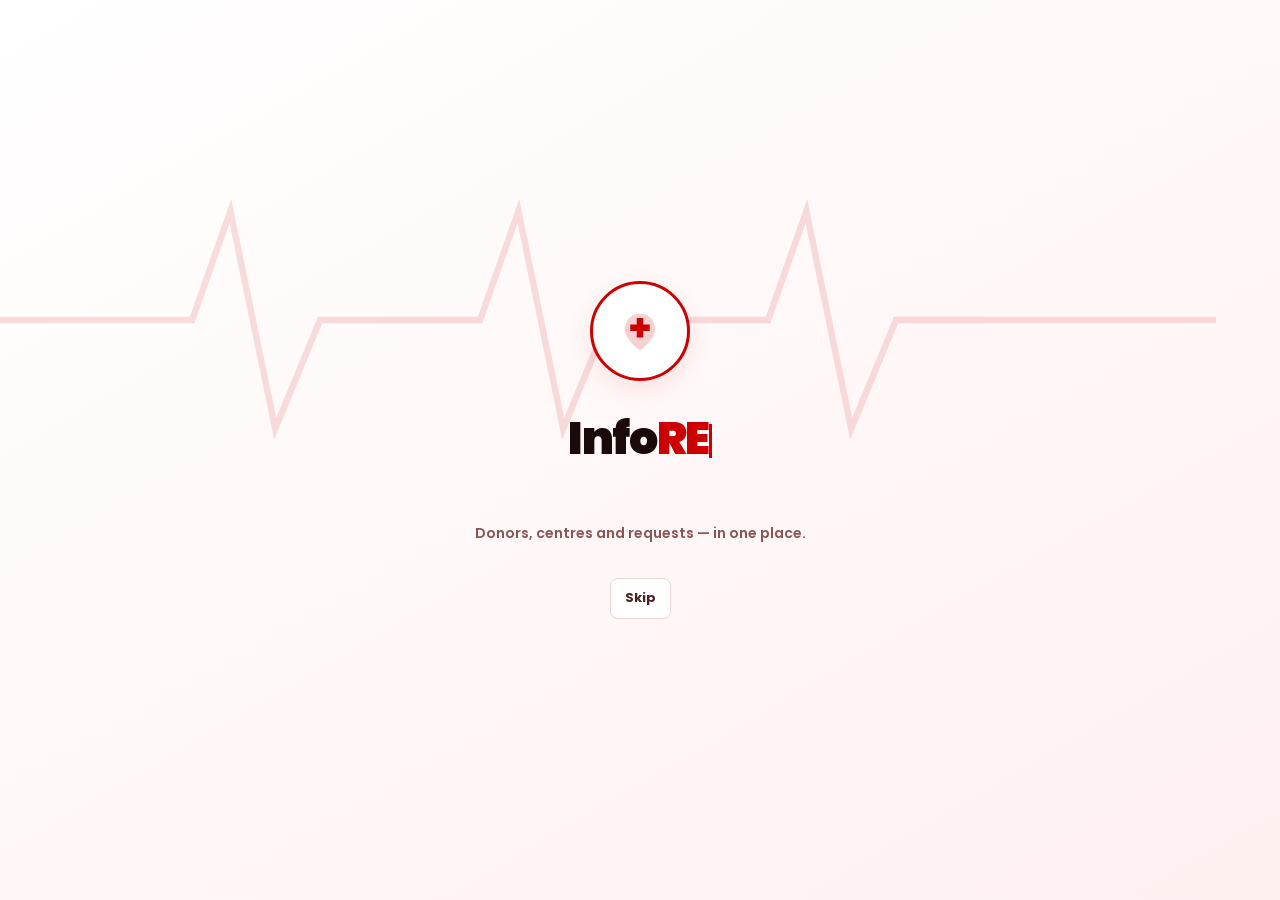
<file: index.html>
<!doctype html>
<html lang="en">
<head>
  <meta charset="utf-8">
  <meta name="viewport" content="width=device-width, initial-scale=1, viewport-fit=cover">
  <meta name="theme-color" content="#CC0000">
  <link rel="preconnect" href="https://fonts.googleapis.com">
  <link rel="preconnect" href="https://fonts.gstatic.com" crossorigin>
  <link href="https://fonts.googleapis.com/css2?family=Poppins:wght@400;600;700;800;900&display=swap" rel="stylesheet">
  <link rel="stylesheet" href="style.css">
  <title>InfoREDZ — Find blood donors and centres near you</title>
  <meta name="description" content="InfoREDZ connects willing blood donors, blood banks and people who need help. Free, direct, no middlemen.">
</head>
<body data-page="splash">

  <div class="splash">
    <svg class="splash__ecg" aria-hidden="true" preserveAspectRatio="none" viewBox="0 0 400 200">
      <path d="M0 100h60l12-34 14 68 14-34h50l12-34 14 68 14-34h50l12-34 14 68 14-34h100"
            fill="none" stroke="currentColor" stroke-width="2"/>
    </svg>
    <div class="splash__inner">
      <div class="splash__logo">
        <svg viewBox="0 0 24 24" width="52" height="52">
          <path fill="currentColor" d="M12 21s-7-4.8-7-10a7 7 0 1 1 14 0c0 5.2-7 10-7 10z" opacity=".18"/>
          <path fill="currentColor" d="M13.5 6h-3v3h-3v3h3v3h3v-3h3V9h-3V6z"/>
        </svg>
      </div>
      <div class="splash__word" id="splashWord"></div>
      <div class="splash__groups" id="splashGroups"></div>
      <p class="splash__tag">Donors, centres and requests — in one place.</p>
      <button class="btn btn--ghost btn--sm" id="splashSkip" style="margin-top:24px">Skip</button>
    </div>
  </div>

  <script src="core.js"></script>
  <script src="pages.js"></script>
</body>
</html>
</file>
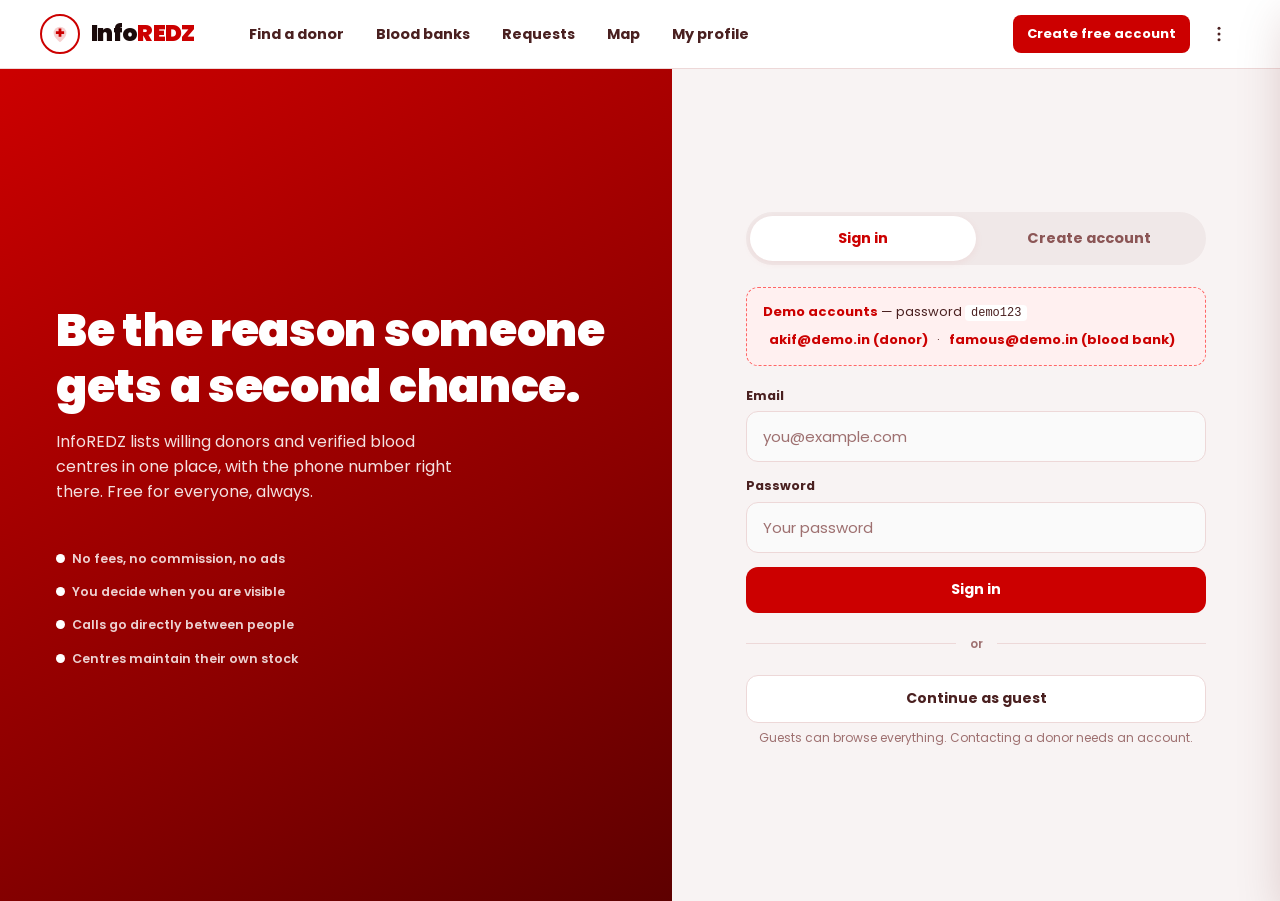
<file: admin.html>
<!doctype html>
<html lang="en">
<head>
  <meta charset="utf-8">
  <meta name="viewport" content="width=device-width, initial-scale=1, viewport-fit=cover">
  <meta name="theme-color" content="#CC0000">
  <link rel="preconnect" href="https://fonts.googleapis.com">
  <link rel="preconnect" href="https://fonts.gstatic.com" crossorigin>
  <link href="https://fonts.googleapis.com/css2?family=Poppins:wght@400;600;700;800;900&display=swap" rel="stylesheet">
  <link rel="stylesheet" href="style.css">
  <title>Dashboard · InfoREDZ</title>
</head>
<body data-page="admin">

  <header class="site-header" id="siteHeader"></header>

  <section class="hero">
    <div class="container hero__inner">
      <p class="hero__kicker">Network overview</p>
      <h1>Where the register is strong, and where it is thin.</h1>
      <p class="hero__sub">Everything registered on InfoREDZ, refreshed each time this page loads.</p>
    </div>
  </section>

  <main class="section" id="adminBody">
    <div class="container">

      <div class="kpi-grid" id="kpis"></div>

      <div class="grid grid--half">
        <section class="card card__pad">
          <div class="section-head" style="margin-bottom:16px"><div>
            <h3>Donors by blood group</h3>
            <p style="font-size:13.5px;color:var(--text-muted);margin:5px 0 0">Where recruitment matters most.</p>
          </div></div>
          <div id="groupChart"></div>
        </section>

        <section class="card card__pad">
          <div class="section-head" style="margin-bottom:16px"><div>
            <h3>Units on shelf by group</h3>
            <p style="font-size:13.5px;color:var(--text-muted);margin:5px 0 0">Totalled across every centre.</p>
          </div></div>
          <div id="stockChart"></div>
          <div id="stockNote" style="margin-top:12px"></div>
        </section>

        <section class="card card__pad">
          <div class="section-head" style="margin-bottom:16px"><div>
            <h3>Donor availability</h3>
            <p style="font-size:13.5px;color:var(--text-muted);margin:5px 0 0">How many are reachable at this moment.</p>
          </div></div>
          <div id="availChart"></div>
        </section>

        <section class="card card__pad">
          <div class="section-head" style="margin-bottom:16px"><div>
            <h3>Top cities</h3>
            <p style="font-size:13.5px;color:var(--text-muted);margin:5px 0 0">Where donors are concentrated.</p>
          </div></div>
          <div id="cityChart"></div>
        </section>
      </div>

      <section class="card" style="margin-top:22px">
        <div class="card__pad" style="padding-bottom:0">
          <h3 style="margin-bottom:14px">Records</h3>
          <div class="chips" style="padding-top:0">
            <button class="chip is-on" data-tab-table="donors">Donors</button>
            <button class="chip" data-tab-table="banks">Blood banks</button>
            <button class="chip" data-tab-table="requests">Requests</button>
          </div>
          <div class="search" style="margin:14px 0 18px">
            <span class="search__icon">
              <svg viewBox="0 0 24 24" width="20" height="20"><path fill="currentColor" d="M10 2a8 8 0 1 0 4.9 14.3l5 5 1.4-1.4-5-5A8 8 0 0 0 10 2zm0 2a6 6 0 1 1 0 12 6 6 0 0 1 0-12z"/></svg>
            </span>
            <label class="sr-only" for="adminTableSearch">Search records</label>
            <input id="adminTableSearch" class="input" type="search" placeholder="Search by name, city or group…">
          </div>
        </div>
        <div class="tbl-wrap" id="adminTable"></div>
      </section>

    </div>
  </main>

  <footer class="site-footer" id="siteFooter"></footer>

  <script src="core.js"></script>
  <script src="pages.js"></script>
</body>
</html>
</file>
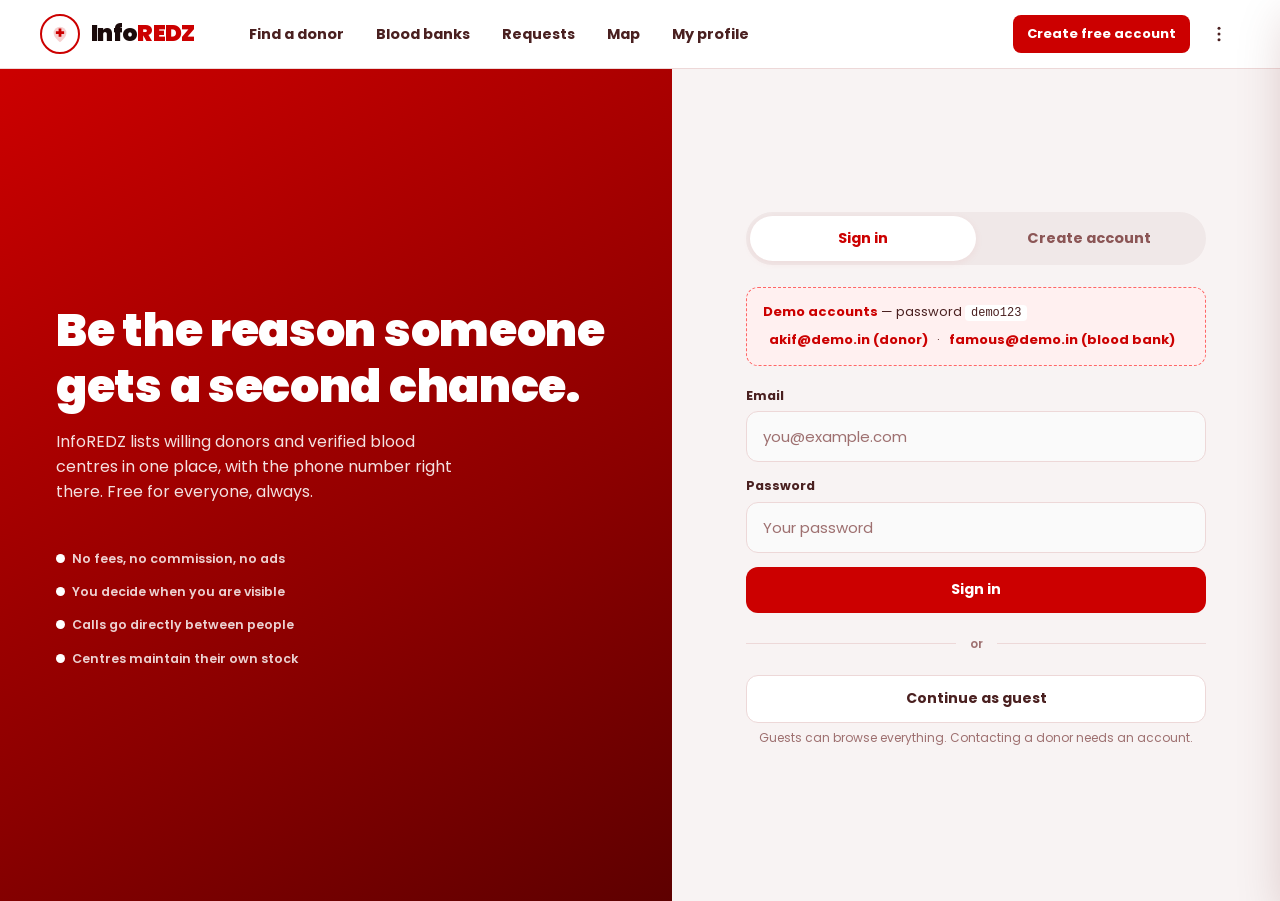
<file: auth.html>
<!doctype html>
<html lang="en">
<head>
  <meta charset="utf-8">
  <meta name="viewport" content="width=device-width, initial-scale=1, viewport-fit=cover">
  <meta name="theme-color" content="#CC0000">
  <link rel="preconnect" href="https://fonts.googleapis.com">
  <link rel="preconnect" href="https://fonts.gstatic.com" crossorigin>
  <link href="https://fonts.googleapis.com/css2?family=Poppins:wght@400;600;700;800;900&display=swap" rel="stylesheet">
  <link rel="stylesheet" href="style.css">
  <title>Sign in · InfoREDZ</title>
</head>
<body data-page="auth">

  <header class="site-header" id="siteHeader"></header>

  <main class="auth-grid">

    <aside class="auth-aside">
      <h1>Be the reason someone gets a second chance.</h1>
      <p>InfoREDZ lists willing donors and verified blood centres in one place, with the phone number right there. Free for everyone, always.</p>
      <div class="legend">
        <span><i style="background:#fff"></i>No fees, no commission, no ads</span>
        <span><i style="background:#fff"></i>You decide when you are visible</span>
        <span><i style="background:#fff"></i>Calls go directly between people</span>
        <span><i style="background:#fff"></i>Centres maintain their own stock</span>
      </div>
    </aside>

    <div class="auth-pane">
      <div class="auth-pane__inner">

        <div class="tabs" role="tablist">
          <button class="tabs__btn is-on" data-tab="login" role="tab">Sign in</button>
          <button class="tabs__btn" data-tab="register" role="tab">Create account</button>
        </div>

        <!-- ===== LOGIN ===== -->
        <section id="loginPane">
          <div class="demo-creds">
            <b>Demo accounts</b> — password <code>demo123</code><br>
            <button type="button" data-fill="akif@demo.in" class="link-btn" style="margin-top:6px">akif@demo.in (donor)</button> ·
            <button type="button" data-fill="famous@demo.in" class="link-btn">famous@demo.in (blood bank)</button>
          </div>

          <form id="loginForm" novalidate>
            <div class="field">
              <label for="loginEmail">Email</label>
              <input id="loginEmail" class="input" type="email" autocomplete="email" placeholder="you@example.com">
            </div>
            <div class="field">
              <label for="loginPassword">Password</label>
              <input id="loginPassword" class="input" type="password" autocomplete="current-password" placeholder="Your password">
            </div>
            <button class="btn btn--primary btn--block" type="submit">Sign in</button>
          </form>

          <div class="divider-or">or</div>
          <button class="btn btn--ghost btn--block" id="guestBtn">Continue as guest</button>
          <p class="hint" style="text-align:center">Guests can browse everything. Contacting a donor needs an account.</p>
        </section>

        <!-- ===== REGISTER ===== -->
        <section id="registerPane" hidden>
          <form id="registerForm" novalidate>
            <div class="role-picker">
              <button type="button" class="role-opt is-on" data-role="donor">
                <svg viewBox="0 0 24 24" width="26" height="26"><path fill="currentColor" d="M12 3s5.5 6 5.5 10a5.5 5.5 0 1 1-11 0C6.5 9 12 3 12 3z"/></svg>
                <div>I want to donate</div>
              </button>
              <button type="button" class="role-opt" data-role="blood_bank">
                <svg viewBox="0 0 24 24" width="26" height="26"><path fill="currentColor" d="M4 21V8l8-5 8 5v13h-6v-5h-4v5H4zm7-11h2v2h2v2h-2v2h-2v-2H9v-2h2v-2z"/></svg>
                <div>We are a centre</div>
              </button>
            </div>

            <div class="field">
              <label for="regName" id="regNameLabel">Full name</label>
              <input id="regName" class="input" autocomplete="name" placeholder="As it should appear on your card">
            </div>
            <div class="field">
              <label for="regEmail">Email</label>
              <input id="regEmail" class="input" type="email" autocomplete="email" placeholder="you@example.com">
            </div>
            <div class="field">
              <label for="regPassword">Password</label>
              <input id="regPassword" class="input" type="password" autocomplete="new-password" placeholder="At least 6 characters">
            </div>

            <div class="field" id="cityWrap" style="position:relative">
              <label for="regCity">City</label>
              <input id="regCity" class="input" placeholder="Start typing — Guntur, Vijayawada…" autocomplete="off">
              <p class="hint">Pick a suggestion or use your location so your pin lands in the right place.</p>
            </div>
            <button type="button" class="btn btn--ghost btn--block" id="gpsBtn" style="margin-bottom:16px">Use my location</button>

            <div id="donorFields">
              <div class="field-row">
                <div class="field">
                  <label for="regGroup">Blood group</label>
                  <select id="regGroup" class="input">
                    <option value="">Select</option>
                    <option>O+</option><option>O-</option><option>A+</option><option>A-</option>
                    <option>B+</option><option>B-</option><option>AB+</option><option>AB-</option>
                  </select>
                </div>
                <div class="field">
                  <label for="regGender">Gender</label>
                  <select id="regGender" class="input"><option>Male</option><option>Female</option><option>Other</option></select>
                </div>
              </div>
              <div class="field-row">
                <div class="field"><label for="regAge">Age</label><input id="regAge" class="input" type="number" min="18" max="65" placeholder="18-65"></div>
                <div class="field"><label for="regWeight">Weight (kg)</label><input id="regWeight" class="input" type="number" min="45" placeholder="50+"></div>
              </div>
              <div class="field">
                <label for="regLast">Last donated</label>
                <select id="regLast" class="input">
                  <option>Never</option><option>Less than 3 months ago</option>
                  <option>3-6 months ago</option><option>More than 6 months ago</option>
                </select>
              </div>
              <div class="field">
                <label for="regPhone">Phone number</label>
                <input id="regPhone" class="input" inputmode="numeric" autocomplete="tel" placeholder="10-digit mobile">
                <p class="hint">This is the number people will call. It is only shown to signed-in users.</p>
              </div>
            </div>

            <div id="bankFields" hidden>
              <div class="field"><label for="regBankName">Centre name</label><input id="regBankName" class="input" placeholder="Registered name of the blood bank"></div>
              <div class="field"><label for="regBankAddress">Address</label><textarea id="regBankAddress" class="input" placeholder="Street, landmark"></textarea></div>
              <div class="field-row">
                <div class="field"><label for="regBankPhone">Phone</label><input id="regBankPhone" class="input" inputmode="numeric" placeholder="Landline or mobile"></div>
                <div class="field"><label for="regTiming">Timing</label><input id="regTiming" class="input" placeholder="9 AM - 9 PM"></div>
              </div>
            </div>

            <label class="check"><input type="checkbox" id="regTerms">
              <span>I agree to the terms of use and privacy policy, and confirm the details above are correct.</span></label>

            <button class="btn btn--primary btn--block" type="submit">Create account</button>
          </form>
        </section>

      </div>
    </div>
  </main>

  <script src="core.js"></script>
  <script src="pages.js"></script>
</body>
</html>
</file>
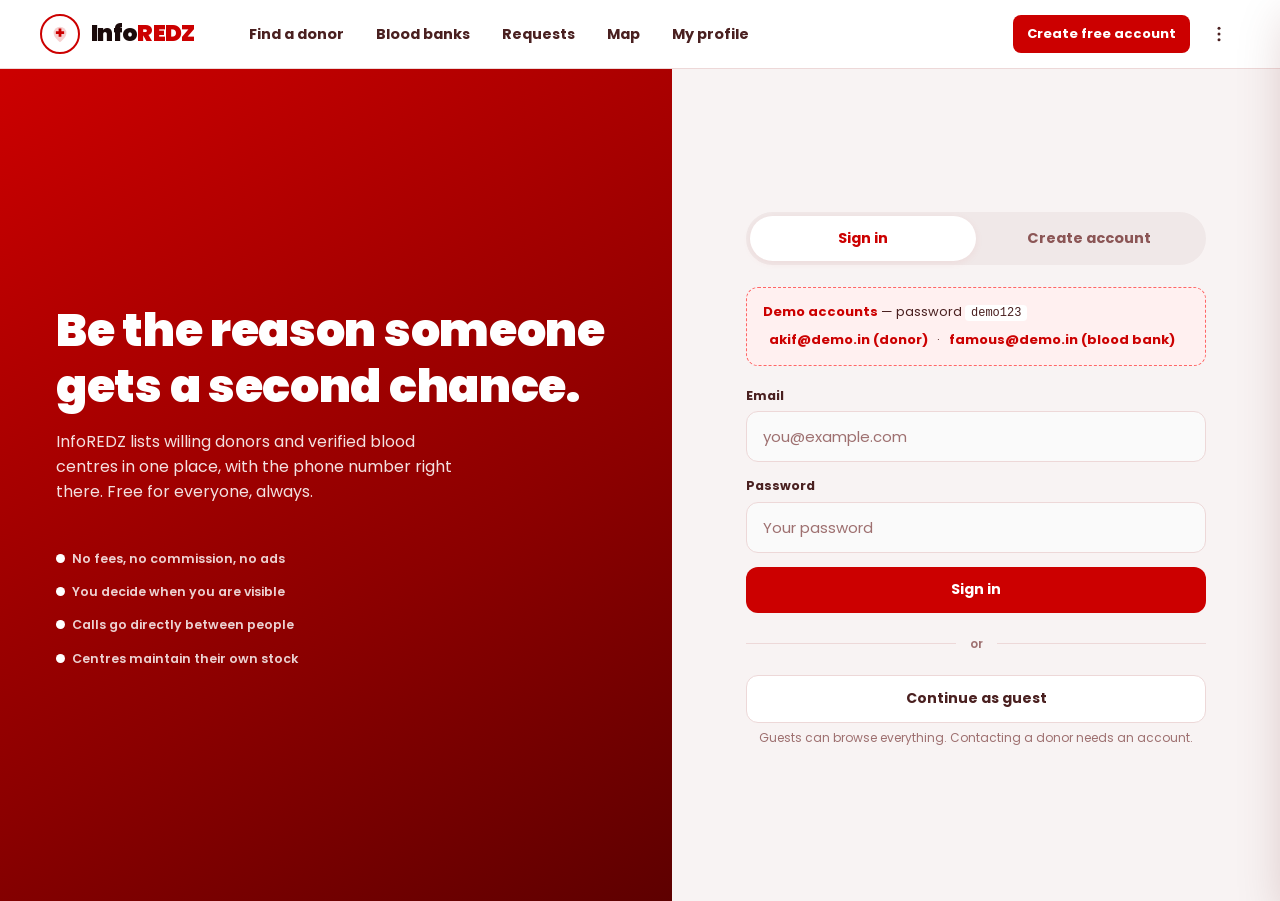
<file: banks.html>
<!doctype html>
<html lang="en">
<head>
  <meta charset="utf-8">
  <meta name="viewport" content="width=device-width, initial-scale=1, viewport-fit=cover">
  <meta name="theme-color" content="#CC0000">
  <link rel="preconnect" href="https://fonts.googleapis.com">
  <link rel="preconnect" href="https://fonts.gstatic.com" crossorigin>
  <link href="https://fonts.googleapis.com/css2?family=Poppins:wght@400;600;700;800;900&display=swap" rel="stylesheet">
  <link rel="stylesheet" href="style.css">
  <title>Blood banks · InfoREDZ</title>
</head>
<body data-page="banks">

  <header class="site-header" id="siteHeader"></header>

  <section class="hero">
    <div class="container hero__inner">
      <p class="hero__kicker">Verified centres</p>
      <h1>Check the shelf before you travel.</h1>
      <p class="hero__sub">Every centre maintains its own stock counts. Filter by the group you need, call to confirm, then navigate straight there.</p>
    </div>
  </section>

  <div class="toolbar">
    <div class="container toolbar__inner">
      <div class="toolbar__row">
        <div class="search">
          <span class="search__icon">
            <svg viewBox="0 0 24 24" width="20" height="20"><path fill="currentColor" d="M10 2a8 8 0 1 0 4.9 14.3l5 5 1.4-1.4-5-5A8 8 0 0 0 10 2zm0 2a6 6 0 1 1 0 12 6 6 0 0 1 0-12z"/></svg>
          </span>
          <label class="sr-only" for="bankSearch">Search blood banks</label>
          <input id="bankSearch" class="input" type="search" placeholder="Search blood banks by name or city…">
        </div>
        <button class="icon-btn" id="refreshBtn" aria-label="Refresh stock counts">
          <svg viewBox="0 0 24 24" width="20" height="20"><path fill="currentColor" d="M17.7 6.3A8 8 0 1 0 20 12h-2a6 6 0 1 1-1.8-4.2L13 11h7V4l-2.3 2.3z"/></svg>
        </button>
      </div>
      <div class="chips" id="bankGroupChips"></div>
    </div>
  </div>

  <main class="section">
    <div class="container">
      <div class="result-line">
        <span class="result-line__n" id="bankCount">—</span>
        <div class="legend">
          <span><i style="background:var(--success)"></i>Good — 15+</span>
          <span><i style="background:var(--warning)"></i>Low — 5 to 14</span>
          <span><i style="background:var(--text-muted)"></i>Critical — under 5</span>
        </div>
      </div>
      <div class="grid" id="bankList"></div>
    </div>
  </main>

  <section class="band band--white section">
    <div class="container">
      <div class="grid grid--half">
        <article class="card feature">
          <div class="feature__mark">
            <svg viewBox="0 0 24 24" width="24" height="24"><path fill="currentColor" d="m9 3-6 2v16l6-2 6 2 6-2V3l-6 2-6-2zm0 2.2 6 2v11.6l-6-2V5.2z"/></svg>
          </div>
          <h3>See every centre on the map</h3>
          <p>Blue pins are blood centres, red pins are donors. Centre the map on your location to find what is genuinely close.</p>
          <a class="btn btn--outline" href="map.html">Open the map</a>
        </article>

        <article class="card feature">
          <div class="feature__mark">
            <svg viewBox="0 0 24 24" width="24" height="24"><path fill="currentColor" d="M12 2 1 21h22L12 2zm1 14h-2v2h2v-2zm0-7h-2v5h2V9z"/></svg>
          </div>
          <h3>Nothing in stock nearby?</h3>
          <p>Post a request instead. Registered donors in the area see it immediately, with your number attached so they can call you directly.</p>
          <a class="btn btn--primary" href="emergency.html">Post a request</a>
        </article>
      </div>
    </div>
  </section>

  <footer class="site-footer" id="siteFooter"></footer>

  <script src="core.js"></script>
  <script src="pages.js"></script>
</body>
</html>
</file>
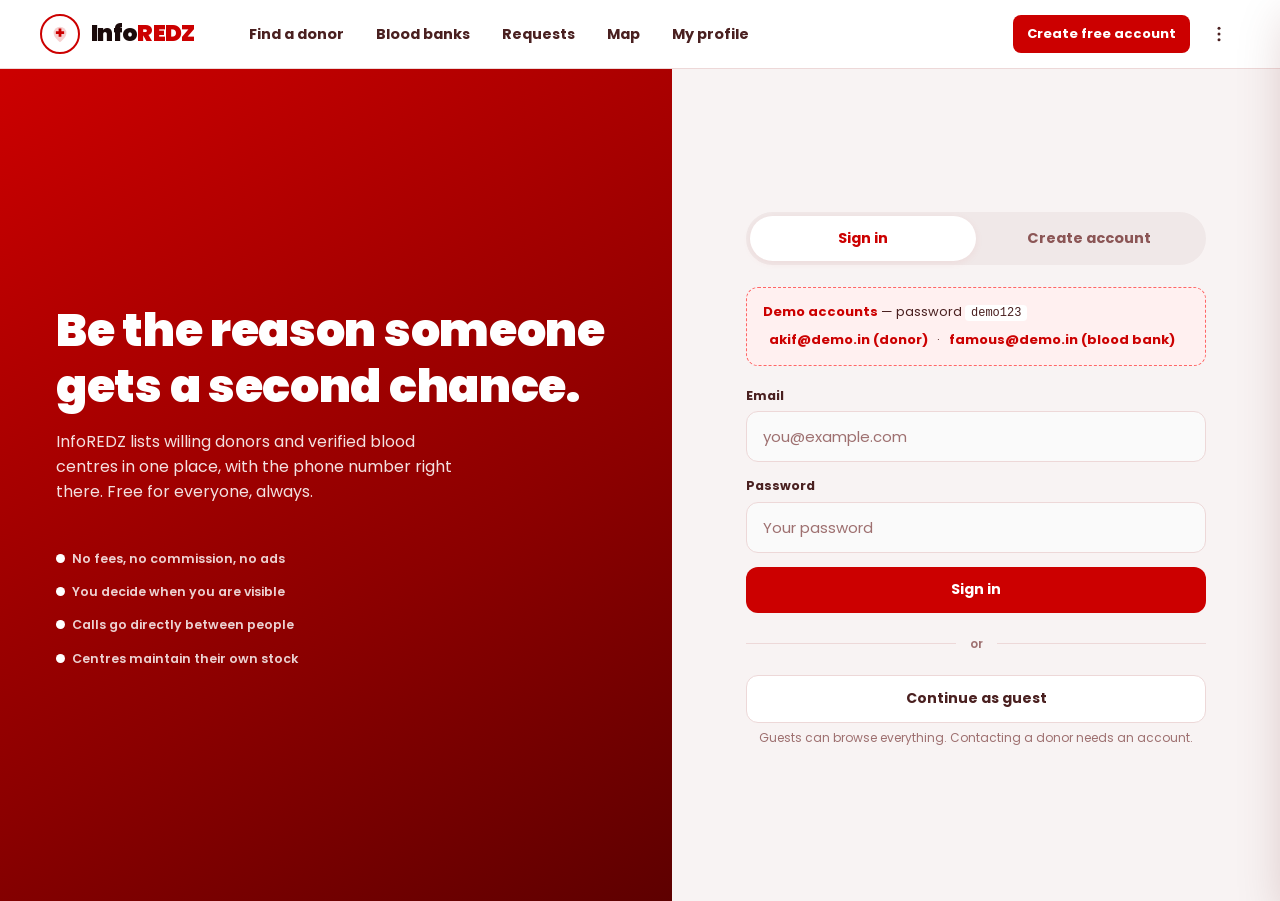
<file: donors.html>
<!doctype html>
<html lang="en">
<head>
  <meta charset="utf-8">
  <meta name="viewport" content="width=device-width, initial-scale=1, viewport-fit=cover">
  <meta name="theme-color" content="#CC0000">
  <link rel="preconnect" href="https://fonts.googleapis.com">
  <link rel="preconnect" href="https://fonts.gstatic.com" crossorigin>
  <link href="https://fonts.googleapis.com/css2?family=Poppins:wght@400;600;700;800;900&display=swap" rel="stylesheet">
  <link rel="stylesheet" href="style.css">
  <title>Find a donor · InfoREDZ</title>
</head>
<body data-page="donors">

  <header class="site-header" id="siteHeader"></header>

  <div class="ticker" aria-hidden="true">
    <div class="ticker__track">
      <span>Need blood urgently? Post a request and reach every nearby donor at once.</span>
      <span>100% free — no fees, no commission, no ads.</span>
      <span>One donation can support up to three people.</span>
      <span>Donors: switch your availability off anytime from your profile.</span>
    </div>
  </div>

  <section class="hero">
    <div class="container hero__inner">
      <p class="hero__kicker" id="heroKicker">Welcome</p>
      <h1>Someone near you is waiting for a match.</h1>
      <p class="hero__sub">Search registered donors by blood group and city, or open the map to see who is closest. Every number here belongs to a person who chose to be listed.</p>
      <div class="hero__actions">
        <a class="btn-hero" href="map.html">View the map</a>
        <a class="btn-hero btn-hero--ghost" href="emergency.html">Open requests</a>
      </div>
      <div class="hero__stats">
        <div class="hero__stat"><div class="hero__num" id="statTotal">—</div><div class="hero__lbl">Registered donors</div></div>
        <div class="hero__stat"><div class="hero__num" id="statAvail">—</div><div class="hero__lbl">Available now</div></div>
        <div class="hero__stat"><div class="hero__num" id="statBanks">—</div><div class="hero__lbl">Blood centres</div></div>
        <div class="hero__stat"><div class="hero__num" id="statCities">—</div><div class="hero__lbl">Cities covered</div></div>
      </div>
    </div>
  </section>

  <div class="toolbar">
    <div class="container toolbar__inner">
      <div class="toolbar__row">
        <div class="search">
          <span class="search__icon">
            <svg viewBox="0 0 24 24" width="20" height="20"><path fill="currentColor" d="M10 2a8 8 0 1 0 4.9 14.3l5 5 1.4-1.4-5-5A8 8 0 0 0 10 2zm0 2a6 6 0 1 1 0 12 6 6 0 0 1 0-12z"/></svg>
          </span>
          <label class="sr-only" for="donorSearch">Search donors</label>
          <input id="donorSearch" class="input" type="search" placeholder="Search by name, city or blood type…">
          <button class="search__clear" id="searchClear" hidden aria-label="Clear search">
            <svg viewBox="0 0 24 24" width="17" height="17"><path fill="currentColor" d="M19 6.4 17.6 5 12 10.6 6.4 5 5 6.4 10.6 12 5 17.6 6.4 19 12 13.4 17.6 19 19 17.6 13.4 12z"/></svg>
          </button>
        </div>
      </div>
      <div class="chips" id="groupChips"></div>
    </div>
  </div>

  <main class="section">
    <div class="container">
      <div class="result-line">
        <span class="result-line__n" id="listCount">—</span>
        <span class="tag">Tap any card for the full profile</span>
      </div>
      <div class="grid" id="list"></div>
    </div>
  </main>

  <section class="band band--white section">
    <div class="container">
      <div class="section-head">
        <div>
          <div class="section-head__eyebrow">Before you donate</div>
          <h2>Two things worth doing first</h2>
          <p>A quick self-check saves a wasted trip, and the request board shows who needs help today.</p>
        </div>
      </div>
      <div class="grid grid--half">
        <article class="card feature">
          <div class="feature__mark">
            <svg viewBox="0 0 24 24" width="24" height="24"><path fill="currentColor" d="M12 2a10 10 0 1 0 0 20 10 10 0 0 0 0-20zm-1 15-5-5 1.4-1.4L11 14.2l6.6-6.6L19 9l-8 8z"/></svg>
          </div>
          <h3>Not sure if you can donate?</h3>
          <p>Run a 30-second self-check against age, weight, the gap since your last donation and the usual deferral rules. The final call is always made by staff at the centre.</p>
          <button class="btn btn--outline" data-eligibility>Check my eligibility</button>
        </article>

        <article class="card feature">
          <div class="feature__mark">
            <svg viewBox="0 0 24 24" width="24" height="24"><path fill="currentColor" d="M12 2 1 21h22L12 2zm1 14h-2v2h2v-2zm0-7h-2v5h2V9z"/></svg>
          </div>
          <h3>Someone needs blood right now</h3>
          <p>See open requests near you, filtered to the groups your blood can actually supply — or post one yourself for a patient you know.</p>
          <a class="btn btn--primary" href="emergency.html">Open the request board</a>
        </article>
      </div>
    </div>
  </section>

  <footer class="site-footer" id="siteFooter"></footer>

  <script src="core.js"></script>
  <script src="pages.js"></script>
</body>
</html>
</file>
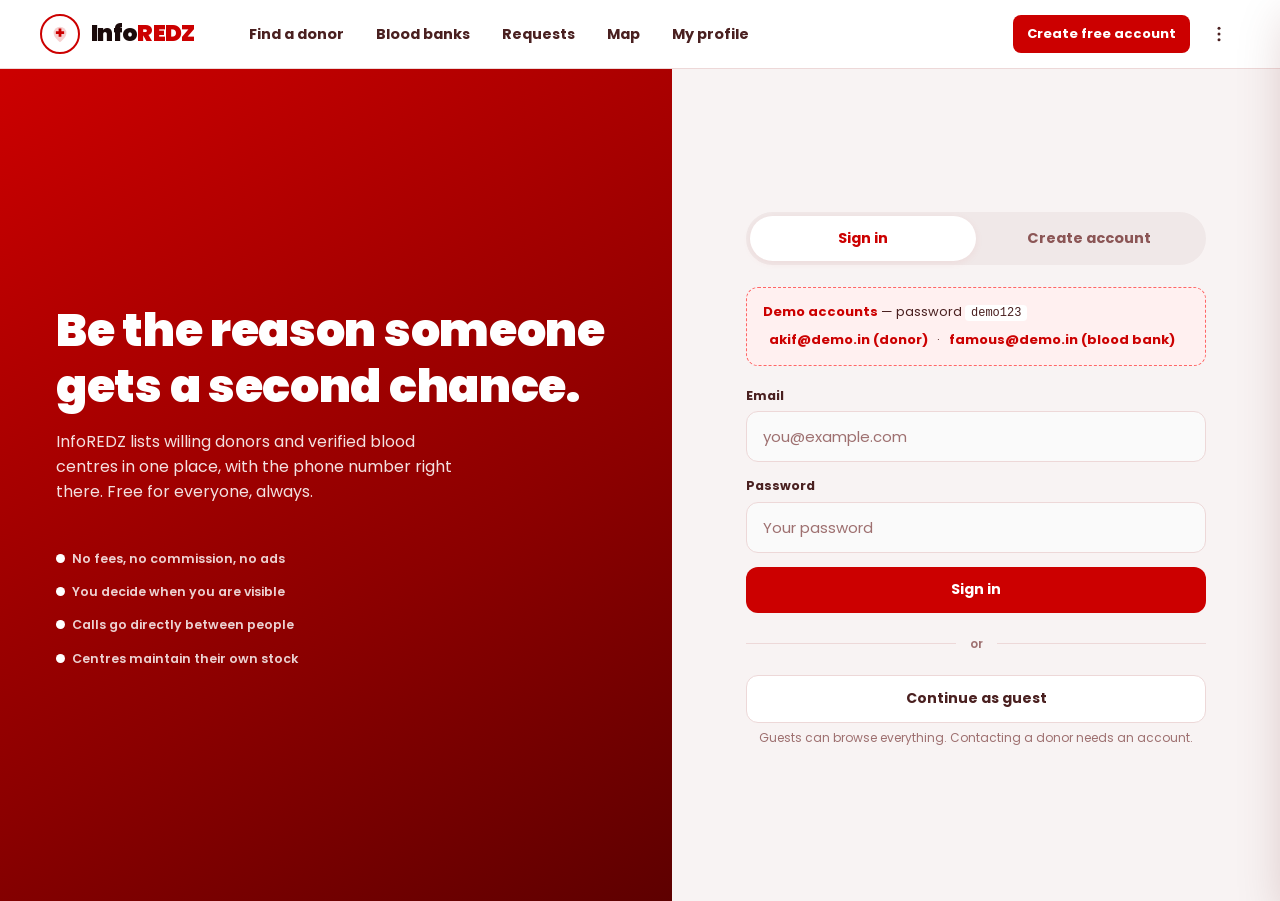
<file: emergency.html>
<!doctype html>
<html lang="en">
<head>
  <meta charset="utf-8">
  <meta name="viewport" content="width=device-width, initial-scale=1, viewport-fit=cover">
  <meta name="theme-color" content="#CC0000">
  <link rel="preconnect" href="https://fonts.googleapis.com">
  <link rel="preconnect" href="https://fonts.gstatic.com" crossorigin>
  <link href="https://fonts.googleapis.com/css2?family=Poppins:wght@400;600;700;800;900&display=swap" rel="stylesheet">
  <link rel="stylesheet" href="style.css">
  <title>Requests · InfoREDZ</title>
</head>
<body data-page="emergency">

  <header class="site-header" id="siteHeader"></header>

  <section class="hero">
    <div class="container hero__inner">
      <p class="hero__kicker">Request board</p>
      <h1>Real people looking for a match today.</h1>
      <p class="hero__sub">Post the details once and every donor in the area sees it, with your number attached. Nothing routes through us — people call each other.</p>
      <div class="hero__actions">
        <button class="btn-hero" data-new-request>Post a request</button>
      </div>
    </div>
  </section>

  <div class="toolbar">
    <div class="container toolbar__inner">
      <div class="chips" id="reqChips" style="padding-top:4px"></div>
    </div>
  </div>

  <main class="section">
    <div class="container">
      <div class="result-line">
        <span class="result-line__n" id="reqCount">—</span>
        <span class="tag">Tap a card for full details</span>
      </div>
      <div class="grid" id="reqList"></div>
    </div>
  </main>

  <section class="band band--white section">
    <div class="container">
      <div class="section-head">
        <div>
          <div class="section-head__eyebrow">Before you call</div>
          <h2>Three things worth checking</h2>
        </div>
      </div>
      <div class="grid">
        <article class="card feature">
          <div class="feature__mark">
            <svg viewBox="0 0 24 24" width="24" height="24"><path fill="currentColor" d="M12 2a10 10 0 1 0 0 20 10 10 0 0 0 0-20zm-1 15-5-5 1.4-1.4L11 14.2l6.6-6.6L19 9l-8 8z"/></svg>
          </div>
          <h3>Your own eligibility</h3>
          <p>Three months between whole-blood donations, at least 50 kg, and no fever or infection in the last two weeks.</p>
          <button class="btn btn--outline" onclick="UI.eligibilityChecker()">Run the check</button>
        </article>
        <article class="card feature">
          <div class="feature__mark">
            <svg viewBox="0 0 24 24" width="24" height="24"><path fill="currentColor" d="M12 3s5.5 6 5.5 10a5.5 5.5 0 1 1-11 0C6.5 9 12 3 12 3z"/></svg>
          </div>
          <h3>Group compatibility</h3>
          <p>An exact match is not always required. Open any request and it lists every group that can donate to that patient.</p>
          <a class="btn btn--outline" href="donors.html">Browse donors</a>
        </article>
        <article class="card feature">
          <div class="feature__mark">
            <svg viewBox="0 0 24 24" width="24" height="24"><path fill="currentColor" d="M4 21V8l8-5 8 5v13h-6v-5h-4v5H4zm7-11h2v2h2v2h-2v2h-2v-2H9v-2h2v-2z"/></svg>
          </div>
          <h3>The hospital details</h3>
          <p>Confirm the exact group and the hospital before you travel, and carry a photo ID. Eat properly and drink water first.</p>
          <a class="btn btn--outline" href="banks.html">Check centre stock</a>
        </article>
      </div>
    </div>
  </section>

  <footer class="site-footer" id="siteFooter"></footer>

  <script src="core.js"></script>
  <script src="pages.js"></script>
</body>
</html>
</file>
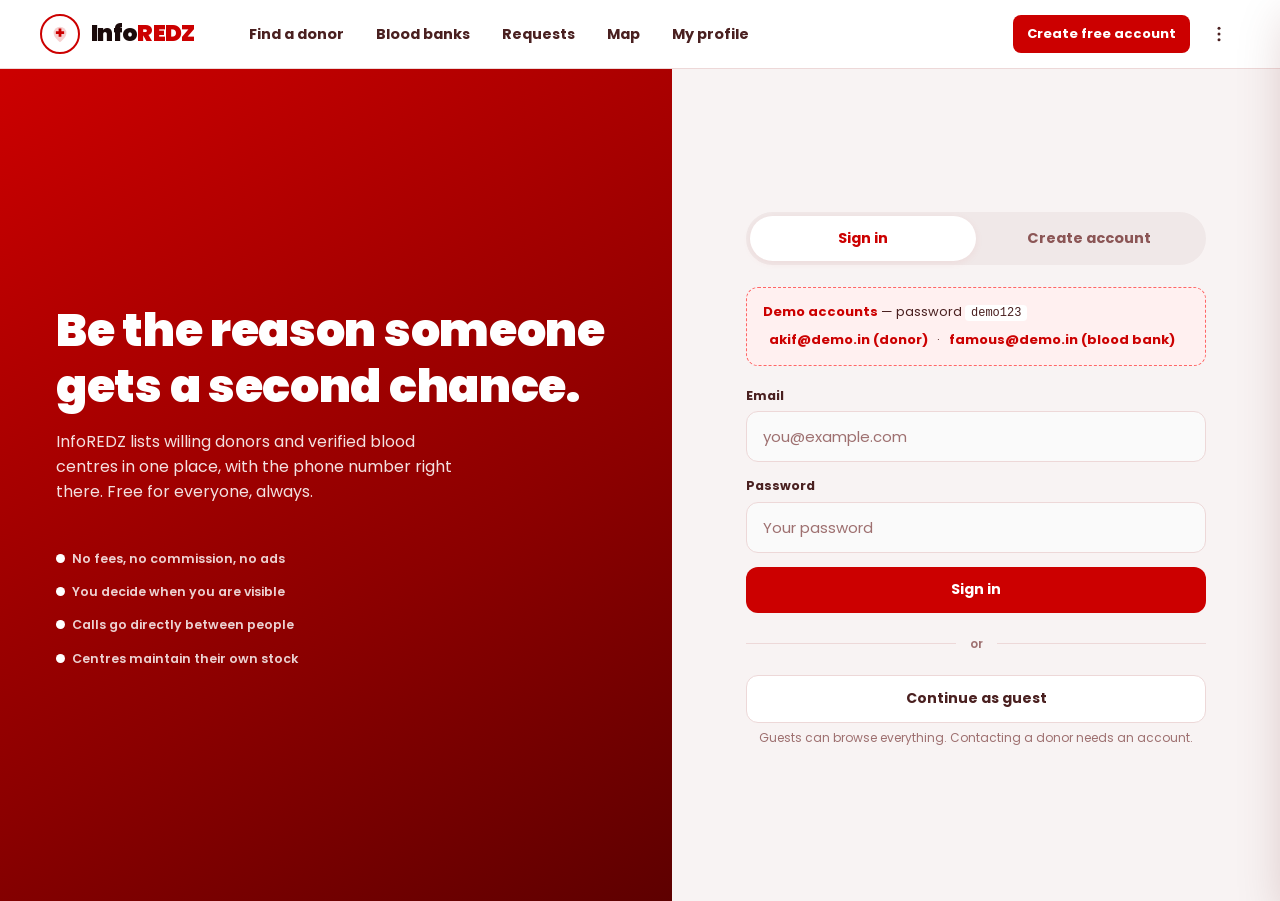
<file: profile.html>
<!doctype html>
<html lang="en">
<head>
  <meta charset="utf-8">
  <meta name="viewport" content="width=device-width, initial-scale=1, viewport-fit=cover">
  <meta name="theme-color" content="#CC0000">
  <link rel="preconnect" href="https://fonts.googleapis.com">
  <link rel="preconnect" href="https://fonts.gstatic.com" crossorigin>
  <link href="https://fonts.googleapis.com/css2?family=Poppins:wght@400;600;700;800;900&display=swap" rel="stylesheet">
  <link rel="stylesheet" href="style.css">
  <title>Profile · InfoREDZ</title>
</head>
<body data-page="profile">

  <header class="site-header" id="siteHeader"></header>

  <section class="pro-hero" id="proHero"></section>

  <main class="section">
    <div class="container" id="proBody"></div>
  </main>

  <footer class="site-footer" id="siteFooter"></footer>

  <script src="core.js"></script>
  <script src="pages.js"></script>
</body>
</html>
</file>
<file: style.css>
/* ============================================================
   InfoREDZ — style.css
   A website, not an app shell. Full-bleed sections, a real
   header with a drawer on small screens, and a proper footer.
   Palette and type carry over from the Flutter app.
   ============================================================ */

/* ---------- 1. TOKENS ---------- */
:root {
  --rose:        #CC0000;
  --rose-dark:   #8B0000;
  --rose-deep:   #5E0000;
  --rose-light:  #FF6666;
  --rose-pale:   #FFF0F0;
  --rose-soft:   #FFE4E4;

  --white:       #FFFFFF;
  --off-white:   #FAFAFA;
  --bg-page:     #F8F3F3;
  --bg-card2:    #F0E8E8;

  --ink-dark:    #1A0A0A;
  --ink-mid:     #4A2020;
  --ink-light:   #8B5555;
  --text-body:   #2D1515;
  --text-muted:  #9E7070;

  --divider:     #EDD8D8;
  --shadow-sm:   0 2px 8px rgba(204, 0, 0, .06);
  --shadow-md:   0 8px 24px rgba(204, 0, 0, .10);
  --shadow-lg:   0 18px 48px rgba(90, 0, 0, .20);

  --success:     #1E8A4A;
  --success-bg:  #EAF7EF;
  --warning:     #D97706;
  --warning-bg:  #FFF7ED;
  --danger:      #DC2626;
  --danger-bg:   #FEF2F2;
  --blue:        #1D4ED8;

  --r-sm: 8px; --r-md: 12px; --r-lg: 16px; --r-xl: 22px; --r-pill: 999px;

  --gutter: 20px;
  --maxw: 1400px;
  --hdr-h: 68px;
  --ease: cubic-bezier(.22, .61, .36, 1);
}

/* ---------- 2. RESET ---------- */
*, *::before, *::after { box-sizing: border-box; }
html { -webkit-text-size-adjust: 100%; scroll-behavior: smooth; }
body {
  margin: 0;
  font-family: Poppins, 'Segoe UI', system-ui, -apple-system, sans-serif;
  color: var(--text-body);
  background: var(--bg-page);
  line-height: 1.55;
  -webkit-font-smoothing: antialiased;
  overflow-x: hidden;
}
img { max-width: 100%; display: block; }
button, input, select, textarea { font: inherit; color: inherit; }
button { cursor: pointer; border: 0; background: none; }
a { color: inherit; text-decoration: none; }
ul, ol { margin: 0; padding: 0; }
h1, h2, h3, h4 { margin: 0; color: var(--ink-dark); line-height: 1.22; letter-spacing: -.3px; }
h1 { font-size: clamp(28px, 4vw, 46px); font-weight: 900; }
h2 { font-size: clamp(21px, 2.4vw, 30px); font-weight: 900; }
h3 { font-size: 17px; font-weight: 800; }
p  { margin: 0 0 10px; }
.no-scroll { overflow: hidden; }
:focus-visible { outline: 3px solid var(--rose-light); outline-offset: 2px; border-radius: 6px; }
.sr-only { position: absolute; width: 1px; height: 1px; padding: 0; margin: -1px; overflow: hidden; clip: rect(0 0 0 0); white-space: nowrap; border: 0; }

/* ---------- 3. LAYOUT PRIMITIVES ---------- */
.container {
  width: 100%;
  max-width: var(--maxw);
  margin: 0 auto;
  padding: 0 var(--gutter);
}
.section { padding: 40px 0; }
.section--tight { padding: 26px 0; }
.band { width: 100%; }
.band--pale { background: var(--rose-pale); }
.band--white { background: var(--white); border-block: 1px solid var(--divider); }

.section-head { margin-bottom: 22px; display: flex; align-items: flex-end; justify-content: space-between; gap: 16px; flex-wrap: wrap; }
.section-head__eyebrow { font-size: 11.5px; font-weight: 800; letter-spacing: 1.4px; text-transform: uppercase; color: var(--rose); margin-bottom: 7px; display: flex; align-items: center; gap: 7px; }
.section-head p { font-size: 14.5px; color: var(--text-muted); margin: 7px 0 0; max-width: 62ch; }

/* ---------- 4. HEADER ---------- */
.site-header {
  position: sticky; top: 0; z-index: 60;
  background: rgba(255, 255, 255, .95);
  backdrop-filter: blur(12px);
  border-bottom: 1px solid var(--divider);
}
.site-header__inner { height: var(--hdr-h); display: flex; align-items: center; gap: 14px; }
.brand { display: flex; align-items: center; gap: 11px; flex: none; }
.brand__logo {
  width: 40px; height: 40px; border-radius: 50%;
  display: grid; place-items: center;
  border: 2.5px solid var(--rose); color: var(--rose); background: var(--white);
}
.brand__word { font-size: 23px; font-weight: 900; color: var(--ink-dark); letter-spacing: -.7px; }
.brand__word em { font-style: normal; color: var(--rose); }

.mainnav { display: none; margin-left: 26px; }
.mainnav a {
  padding: 9px 15px; border-radius: var(--r-pill);
  font-size: 14.5px; font-weight: 700; color: var(--ink-mid);
  transition: background .18s var(--ease), color .18s var(--ease);
}
.mainnav a:hover { background: var(--rose-pale); color: var(--rose); }
.mainnav a.is-active { background: var(--rose); color: #fff; }

.header-actions { margin-left: auto; display: flex; align-items: center; gap: 8px; }
.icon-btn { width: 42px; height: 42px; border-radius: 50%; display: grid; place-items: center; color: var(--ink-mid); transition: background .18s var(--ease); }
.icon-btn:hover { background: var(--rose-pale); color: var(--rose); }
.header-cta { display: none; }

.burger { width: 44px; height: 44px; display: grid; place-items: center; }
.burger span { display: block; width: 21px; height: 2.5px; background: var(--ink-dark); border-radius: 2px; position: relative; transition: background .18s; }
.burger span::before, .burger span::after { content: ''; position: absolute; left: 0; width: 21px; height: 2.5px; background: var(--ink-dark); border-radius: 2px; transition: transform .24s var(--ease), top .18s var(--ease); }
.burger span::before { top: -7px; }
.burger span::after { top: 7px; }
.drawer-open .burger span { background: transparent; }
.drawer-open .burger span::before { top: 0; transform: rotate(45deg); }
.drawer-open .burger span::after { top: 0; transform: rotate(-45deg); }

/* ---------- 5. DRAWER ---------- */
.drawer-scrim { position: fixed; inset: 0; z-index: 70; background: rgba(26, 10, 10, .5); opacity: 0; pointer-events: none; transition: opacity .26s var(--ease); }
.drawer-open .drawer-scrim { opacity: 1; pointer-events: auto; }
.drawer {
  position: fixed; z-index: 75; top: 0; right: 0; bottom: 0;
  width: min(84vw, 340px);
  background: var(--white);
  transform: translateX(102%);
  transition: transform .3s var(--ease);
  display: flex; flex-direction: column;
  box-shadow: var(--shadow-lg);
  overflow-y: auto;
}
.drawer-open .drawer { transform: none; }
.drawer__head { padding: 20px 22px 16px; border-bottom: 1px solid var(--divider); }
.drawer__who { font-size: 12.5px; color: var(--text-muted); font-weight: 600; }
.drawer__name { font-size: 17px; font-weight: 800; color: var(--ink-dark); }
.drawer__nav { padding: 12px 14px; }
.drawer__nav a { display: flex; align-items: center; gap: 13px; padding: 14px; border-radius: var(--r-md); font-size: 15.5px; font-weight: 700; color: var(--ink-mid); }
.drawer__nav a svg { color: var(--ink-light); flex: none; }
.drawer__nav a.is-active { background: var(--rose-pale); color: var(--rose); }
.drawer__nav a.is-active svg { color: var(--rose); }
.drawer__sep { height: 1px; background: var(--divider); margin: 10px 14px; }
.drawer__foot { margin-top: auto; padding: 18px 22px 26px; }
.drawer__foot .btn { width: 100%; }
.drawer__mini { display: flex; flex-wrap: wrap; gap: 6px 16px; font-size: 12px; color: var(--text-muted); margin-top: 16px; }

/* ---------- 6. TICKER ---------- */
.ticker { background: var(--rose-deep); color: #fff; overflow: hidden; font-size: 12.5px; font-weight: 600; padding: 9px 0; }
.ticker__track { display: inline-flex; gap: 40px; white-space: nowrap; padding-left: 100%; animation: tick 30s linear infinite; }
@keyframes tick { to { transform: translateX(-100%); } }

/* ---------- 7. HERO ---------- */
.hero {
  background:
    radial-gradient(900px 420px at 88% -10%, rgba(255,102,102,.34), transparent 60%),
    linear-gradient(135deg, var(--rose) 0%, var(--rose-dark) 62%, var(--rose-deep) 100%);
  color: #fff; position: relative; overflow: hidden;
}
.hero::after {
  content: ''; position: absolute; inset: 0; opacity: .09; pointer-events: none;
  background-image: url("data:image/svg+xml,%3Csvg xmlns='http://www.w3.org/2000/svg' viewBox='0 0 600 120'%3E%3Cpath d='M0 60h90l16-40 18 80 18-40h74l16-40 18 80 18-40h74l16-40 18 80 18-40h206' fill='none' stroke='%23fff' stroke-width='3'/%3E%3C/svg%3E");
  background-size: 600px 120px;
}
.hero__inner { position: relative; z-index: 1; padding: 46px 0 40px; }
.hero__kicker { font-size: 12.5px; font-weight: 700; letter-spacing: 1.3px; text-transform: uppercase; opacity: .82; margin-bottom: 10px; }
.hero h1 { color: #fff; max-width: 20ch; }
.hero__sub { font-size: 16px; opacity: .9; max-width: 56ch; margin: 14px 0 0; }
.hero__actions { display: flex; flex-wrap: wrap; gap: 12px; margin-top: 26px; }
.hero__stats { display: flex; flex-wrap: wrap; gap: 26px 46px; margin-top: 34px; padding-top: 24px; border-top: 1px solid rgba(255,255,255,.26); }
.hero__stat { min-width: 92px; }
.hero__num { font-size: 34px; font-weight: 900; line-height: 1.05; }
.hero__lbl { font-size: 12px; font-weight: 600; opacity: .8; letter-spacing: .3px; }

.btn-hero { background: #fff; color: var(--rose); padding: 13px 24px; border-radius: var(--r-pill); font-size: 14.5px; font-weight: 800; display: inline-flex; align-items: center; gap: 9px; transition: transform .16s var(--ease), box-shadow .2s var(--ease), background .18s; }
.btn-hero:hover { transform: translateY(-2px); box-shadow: 0 10px 26px rgba(0,0,0,.24); }
.btn-hero--ghost { background: rgba(255,255,255,.14); color: #fff; border: 1.5px solid rgba(255,255,255,.42); }
.btn-hero--ghost:hover { background: rgba(255,255,255,.24); }

/* ---------- 8. TOOLBAR ---------- */
.toolbar { background: var(--white); border-bottom: 1px solid var(--divider); position: sticky; top: var(--hdr-h); z-index: 40; }
.toolbar__inner { padding: 16px 0 12px; }
.toolbar__row { display: flex; gap: 12px; align-items: center; flex-wrap: wrap; }

.search { position: relative; flex: 1 1 300px; min-width: 0; }
.search__icon { position: absolute; left: 15px; top: 50%; transform: translateY(-50%); color: var(--text-muted); pointer-events: none; }
.search .input { padding-left: 44px; border-radius: var(--r-pill); background: var(--off-white); }
.search__clear { position: absolute; right: 9px; top: 50%; transform: translateY(-50%); width: 30px; height: 30px; border-radius: 50%; display: grid; place-items: center; color: var(--text-muted); }
.search__clear:hover { background: var(--rose-pale); color: var(--rose); }

.chips { display: flex; gap: 8px; overflow-x: auto; padding: 12px 0 2px; scrollbar-width: none; -webkit-overflow-scrolling: touch; }
.chips::-webkit-scrollbar { display: none; }
.chip { flex: none; padding: 8px 15px; border-radius: var(--r-pill); background: var(--white); border: 1.5px solid var(--divider); font-size: 13.5px; font-weight: 700; color: var(--ink-mid); transition: all .16s var(--ease); white-space: nowrap; }
.chip:hover { border-color: var(--rose-light); color: var(--rose); }
.chip.is-on { background: var(--rose); border-color: var(--rose); color: #fff; }
.chip--toggle.is-on { background: var(--success); border-color: var(--success); }

.result-line { display: flex; align-items: center; justify-content: space-between; gap: 14px; flex-wrap: wrap; margin-bottom: 18px; }
.result-line__n { font-size: 14px; font-weight: 700; color: var(--ink-mid); }

/* ---------- 9. FORMS ---------- */
.field { margin-bottom: 14px; }
.field > label { display: block; font-size: 12.5px; font-weight: 700; color: var(--ink-mid); margin-bottom: 6px; }
.input { width: 100%; padding: 13px 16px; background: var(--off-white); border: 1.5px solid var(--divider); border-radius: var(--r-md); font-size: 15px; color: var(--text-body); transition: border-color .18s var(--ease), background .18s var(--ease); }
.input::placeholder { color: var(--text-muted); }
.input:focus { outline: none; border-color: var(--rose); background: var(--white); }
select.input { appearance: none; background-image: linear-gradient(45deg, transparent 50%, var(--ink-light) 50%), linear-gradient(135deg, var(--ink-light) 50%, transparent 50%); background-position: right 19px center, right 14px center; background-size: 5px 5px, 5px 5px; background-repeat: no-repeat; padding-right: 36px; }
textarea.input { resize: vertical; min-height: 88px; }
.field-row { display: grid; grid-template-columns: 1fr 1fr; gap: 12px; }
.hint { font-size: 12px; color: var(--text-muted); margin-top: 6px; }

.check { display: flex; gap: 11px; align-items: flex-start; font-size: 13.5px; color: var(--ink-mid); margin-bottom: 12px; cursor: pointer; }
.check input { width: 18px; height: 18px; accent-color: var(--rose); flex: none; margin-top: 2px; }

.switch { position: relative; width: 50px; height: 29px; flex: none; }
.switch input { position: absolute; opacity: 0; width: 100%; height: 100%; margin: 0; cursor: pointer; z-index: 2; }
.switch__track { position: absolute; inset: 0; background: var(--bg-card2); border-radius: var(--r-pill); transition: background .22s var(--ease); }
.switch__thumb { position: absolute; top: 3px; left: 3px; width: 23px; height: 23px; border-radius: 50%; background: #fff; box-shadow: 0 2px 6px rgba(0,0,0,.22); transition: transform .22s var(--ease); }
.switch input:checked ~ .switch__track { background: var(--success); }
.switch input:checked ~ .switch__thumb { transform: translateX(21px); }

/* ---------- 10. BUTTONS ---------- */
.btn { display: inline-flex; align-items: center; justify-content: center; gap: 8px; padding: 12px 20px; border-radius: var(--r-md); font-size: 14px; font-weight: 700; transition: transform .12s var(--ease), box-shadow .2s var(--ease), background .18s var(--ease), color .18s var(--ease), border-color .18s var(--ease); }
.btn:active { transform: scale(.98); }
.btn:disabled { opacity: .55; pointer-events: none; }
.btn--primary { background: var(--rose); color: #fff; }
.btn--primary:hover { background: var(--rose-dark); box-shadow: var(--shadow-md); }
.btn--danger { background: var(--danger); color: #fff; }
.btn--ghost { background: var(--white); color: var(--ink-mid); border: 1.5px solid var(--divider); }
.btn--ghost:hover { border-color: var(--rose); color: var(--rose); }
.btn--outline { background: transparent; color: var(--rose); border: 1.5px solid var(--rose); }
.btn--outline:hover { background: var(--rose-pale); }
.btn--green { background: var(--white); color: var(--success); border: 1.5px solid var(--success); }
.btn--green:hover { background: var(--success-bg); }
.btn--block { width: 100%; }
.btn--sm { padding: 9px 14px; font-size: 13px; border-radius: var(--r-sm); }

/* ---------- 11. GRID + CARD BASE ---------- */
.grid { display: grid; gap: 18px; grid-template-columns: repeat(auto-fill, minmax(min(100%, 340px), 1fr)); }
.grid--wide { grid-template-columns: repeat(auto-fill, minmax(min(100%, 420px), 1fr)); }
.grid--half { grid-template-columns: repeat(auto-fill, minmax(min(100%, 480px), 1fr)); }
.span-all { grid-column: 1 / -1; }

.card { background: var(--white); border: 1px solid var(--divider); border-radius: var(--r-lg); box-shadow: var(--shadow-sm); overflow: hidden; }
.card__pad { padding: 22px; }
.card--tap { cursor: pointer; transition: transform .18s var(--ease), box-shadow .22s var(--ease), border-color .18s var(--ease); }
.card--tap:hover { transform: translateY(-3px); box-shadow: var(--shadow-md); border-color: var(--rose-soft); }
.card--tap:active { transform: translateY(-1px); }
.card--tap:focus-visible { outline: 3px solid var(--rose-light); outline-offset: 3px; }

/* ---------- 12. DONOR CARD ---------- */
.dcard { padding: 20px; display: flex; flex-direction: column; height: 100%; }
.dcard__head { display: flex; gap: 14px; align-items: flex-start; }
.dcard__avatar { width: 56px; height: 56px; flex: none; border-radius: 50%; background: var(--rose-pale); border: 2px solid var(--rose-soft); display: grid; place-items: center; font-weight: 900; font-size: 18px; color: var(--rose); position: relative; }
.dcard__dot { position: absolute; right: 0; bottom: 0; width: 14px; height: 14px; border-radius: 50%; border: 3px solid #fff; background: var(--text-muted); }
.dcard__dot--on { background: var(--success); }
.dcard__id { flex: 1; min-width: 0; }
.dcard__name { font-size: 18px; font-weight: 800; color: var(--ink-dark); margin: 0 0 4px; }
.dcard__meta { display: flex; flex-wrap: wrap; gap: 4px 14px; font-size: 13px; color: var(--ink-light); font-weight: 600; }
.dcard__meta span { display: inline-flex; align-items: center; gap: 5px; }
.dcard__tags { display: flex; flex-wrap: wrap; gap: 7px; margin-top: 16px; }
.dcard__actions { display: flex; gap: 10px; margin-top: 18px; padding-top: 16px; border-top: 1px solid var(--divider); }
.dcard__actions .btn { flex: 1; }

.bbadge { display: inline-grid; place-items: center; min-width: 48px; height: 34px; padding: 0 10px; background: linear-gradient(135deg, var(--rose), var(--rose-dark)); color: #fff; font-size: 15px; font-weight: 900; border-radius: var(--r-sm); flex: none; }
.bbadge--lg { min-width: 62px; height: 46px; font-size: 19px; border-radius: var(--r-md); }
.bbadge--sm { min-width: 38px; height: 27px; font-size: 12px; }

.tag { display: inline-flex; align-items: center; gap: 6px; padding: 5px 11px; border-radius: var(--r-pill); font-size: 11.5px; font-weight: 700; background: var(--bg-card2); color: var(--ink-light); }
.tag--ok   { background: var(--success-bg); color: var(--success); }
.tag--warn { background: var(--warning-bg); color: var(--warning); }
.tag--bad  { background: var(--danger-bg);  color: var(--danger); }
.tag--info { background: var(--rose-pale);  color: var(--rose); }
.tag__dot { width: 7px; height: 7px; border-radius: 50%; background: currentColor; }

/* ---------- 13. BANK CARD ---------- */
.bcard { display: flex; flex-direction: column; height: 100%; }
.bcard__head { display: flex; gap: 14px; padding: 20px; background: var(--rose-pale); align-items: flex-start; }
.bcard__icon { width: 50px; height: 50px; flex: none; border-radius: var(--r-md); background: var(--rose-soft); color: var(--rose); display: grid; place-items: center; }
.bcard__id { flex: 1; min-width: 0; }
.bcard__name { font-size: 17px; font-weight: 800; color: var(--ink-dark); margin: 0 0 4px; }
.bcard__sub { font-size: 13px; color: var(--ink-light); font-weight: 600; display: flex; flex-wrap: wrap; gap: 3px 14px; }
.bcard__sub span { display: inline-flex; align-items: center; gap: 5px; }
.bcard__right { flex: none; text-align: right; }
.bcard__rating { font-size: 13px; font-weight: 800; color: var(--warning); margin-top: 8px; display: inline-flex; align-items: center; gap: 4px; }
.bcard__body { padding: 18px 20px 20px; display: flex; flex-direction: column; flex: 1; }
.bcard__total { font-size: 12px; color: var(--text-muted); margin: 12px 0 0; }
.bcard__foot { display: flex; gap: 10px; margin-top: auto; padding-top: 16px; }
.bcard__foot .btn { flex: 1; }

.stock-grid { display: grid; grid-template-columns: repeat(4, 1fr); gap: 8px; }
.stock-chip { border: 1.5px solid var(--divider); border-radius: var(--r-md); padding: 10px 4px; text-align: center; background: var(--off-white); }
.stock-chip__g { display: block; font-size: 11.5px; font-weight: 700; color: var(--ink-light); }
.stock-chip__n { display: block; font-size: 19px; font-weight: 900; color: var(--text-muted); line-height: 1.25; }
.stock-chip--good { background: var(--success-bg); border-color: #C9E9D6; }
.stock-chip--good .stock-chip__n { color: var(--success); }
.stock-chip--low { background: var(--warning-bg); border-color: #F5DEBB; }
.stock-chip--low .stock-chip__n { color: var(--warning); }

.legend { display: flex; flex-wrap: wrap; gap: 8px 22px; font-size: 12.5px; font-weight: 600; color: var(--ink-light); }
.legend span { display: inline-flex; align-items: center; gap: 7px; }
.legend i { width: 9px; height: 9px; border-radius: 50%; display: inline-block; }

/* ---------- 14. REQUEST CARD ---------- */
.rcard { padding: 20px; display: flex; flex-direction: column; height: 100%; border-left: 5px solid var(--divider); }
.rcard--critical { border-left-color: var(--danger); }
.rcard--urgent   { border-left-color: var(--warning); }
.rcard--normal   { border-left-color: var(--success); }
.rcard--done     { border-left-color: var(--text-muted); opacity: .66; }
.rcard__head { display: flex; gap: 14px; align-items: flex-start; }
.rcard__t { font-size: 17px; font-weight: 800; color: var(--ink-dark); }
.rcard__u { font-size: 13px; color: var(--ink-light); font-weight: 600; margin-top: 2px; }
.rcard__note { font-size: 13.5px; color: var(--ink-mid); background: var(--off-white); border-radius: var(--r-sm); padding: 11px 13px; margin-top: 14px; }
.rcard__match { font-size: 13px; font-weight: 700; color: var(--rose); margin-top: 14px; display: inline-flex; align-items: center; gap: 7px; background: var(--rose-pale); padding: 8px 12px; border-radius: var(--r-sm); }
.rcard__foot { display: flex; gap: 10px; margin-top: auto; padding-top: 18px; }
.rcard__foot .btn { flex: 1; }

/* ---------- 15. FEATURE CARD ---------- */
.feature { padding: 26px; display: flex; flex-direction: column; height: 100%; }
.feature__mark { width: 48px; height: 48px; border-radius: var(--r-md); background: var(--rose-pale); color: var(--rose); display: grid; place-items: center; margin-bottom: 16px; }
.feature h3 { font-size: 18px; margin-bottom: 8px; }
.feature p { font-size: 14px; color: var(--ink-mid); margin: 0 0 18px; }
.feature .btn { margin-top: auto; align-self: flex-start; }

/* ---------- 16. SHEETS ---------- */
.sheet-backdrop { position: fixed; inset: 0; z-index: 90; background: rgba(26, 10, 10, .5); display: flex; align-items: flex-end; justify-content: center; opacity: 0; transition: opacity .22s var(--ease); backdrop-filter: blur(3px); }
.sheet-backdrop.is-in { opacity: 1; }
.sheet { width: 100%; max-width: 560px; background: var(--white); border-radius: var(--r-xl) var(--r-xl) 0 0; padding: 12px 22px calc(24px + env(safe-area-inset-bottom)); max-height: 90dvh; overflow-y: auto; transform: translateY(24px); transition: transform .28s var(--ease); box-shadow: 0 -14px 46px rgba(0,0,0,.24); }
.sheet-backdrop.is-in .sheet { transform: none; }
.sheet__grip { width: 44px; height: 4px; border-radius: 3px; background: var(--divider); margin: 3px auto 16px; }
.sheet__title { font-size: 20px; font-weight: 900; margin: 0 0 14px; }
.sheet__text { font-size: 14.5px; color: var(--ink-mid); line-height: 1.65; }
.sheet__text--muted { color: var(--text-muted); font-size: 13px; }
.sheet__actions { display: flex; gap: 10px; margin-top: 22px; }
.sheet__actions .btn { flex: 1; }

.menu-list { display: flex; flex-direction: column; }
.menu-list__item { text-align: left; padding: 15px 4px; font-size: 15px; font-weight: 600; color: var(--text-body); border-bottom: 1px solid var(--divider); }
.menu-list__item:last-child { border-bottom: 0; color: var(--rose); font-weight: 700; }
.menu-list__item:hover { color: var(--rose); }

.steps { padding-left: 20px; font-size: 14px; color: var(--ink-mid); line-height: 1.7; }
.steps li { margin-bottom: 9px; }
.steps b { color: var(--ink-dark); }

.kv { display: flex; justify-content: space-between; gap: 14px; padding: 13px 0; border-bottom: 1px solid var(--divider); font-size: 14.5px; }
.kv:last-child { border-bottom: 0; }
.kv > span:first-child { color: var(--ink-light); font-weight: 600; display: inline-flex; align-items: center; gap: 9px; flex: none; }
.kv > *:last-child { font-weight: 700; color: var(--ink-dark); text-align: right; }
.kv a { color: var(--rose); }

.compat-grid { display: flex; flex-wrap: wrap; gap: 7px; margin-top: 10px; }

.el-result { margin-top: 16px; padding: 16px; border-radius: var(--r-md); font-size: 13.5px; }
.el-result b { display: block; font-size: 15.5px; margin-bottom: 7px; }
.el-result ul { padding-left: 18px; }
.el-result li { margin-bottom: 5px; }
.el-result--yes { background: var(--success-bg); color: var(--success); }
.el-result--no  { background: var(--warning-bg); color: #8A4B00; }

/* ---------- 17. TOASTS ---------- */
.toast-host { position: fixed; z-index: 120; left: 50%; transform: translateX(-50%); bottom: 26px; display: flex; flex-direction: column; gap: 9px; width: min(92vw, 440px); pointer-events: none; }
.toast { display: flex; align-items: center; gap: 11px; background: var(--ink-dark); color: #fff; padding: 13px 17px; border-radius: var(--r-md); font-size: 13.5px; font-weight: 600; box-shadow: var(--shadow-lg); opacity: 0; transform: translateY(12px); transition: opacity .24s var(--ease), transform .24s var(--ease); }
.toast.is-in { opacity: 1; transform: none; }
.toast__dot { width: 8px; height: 8px; border-radius: 50%; background: var(--rose-light); flex: none; }
.toast--success .toast__dot { background: #4ADE80; }
.toast--error .toast__dot { background: #F87171; }

/* ---------- 18. SKELETON / EMPTY ---------- */
.skel-card { height: 210px; border-radius: var(--r-lg); background: linear-gradient(100deg, #F3E9E9 30%, #FBF5F5 50%, #F3E9E9 70%); background-size: 220% 100%; animation: shimmer 1.4s infinite linear; }
@keyframes shimmer { to { background-position: -120% 0; } }
.empty { grid-column: 1 / -1; text-align: center; padding: 60px 20px; }
.empty__mark { width: 72px; height: 72px; margin: 0 auto 16px; border-radius: 50%; background: var(--rose-pale); color: var(--rose); display: grid; place-items: center; }
.empty h3 { font-size: 18px; margin-bottom: 8px; }
.empty p { font-size: 14px; color: var(--text-muted); max-width: 380px; margin: 0 auto 18px; }

/* ---------- 19. SPLASH ---------- */
.splash { position: fixed; inset: 0; z-index: 200; background: linear-gradient(150deg, #fff 0%, var(--rose-pale) 100%); display: grid; place-items: center; overflow: hidden; }
.splash__ecg { position: absolute; inset: 0; opacity: .12; color: var(--rose); }
.splash__inner { position: relative; text-align: center; padding: 0 20px; }
.splash__logo { width: 100px; height: 100px; margin: 0 auto 22px; border-radius: 50%; border: 3px solid var(--rose); color: var(--rose); background: #fff; display: grid; place-items: center; animation: pop .7s var(--ease) both; box-shadow: var(--shadow-md); }
@keyframes pop { from { transform: scale(.4); opacity: 0; } to { transform: scale(1); opacity: 1; } }
.splash__word { font-size: clamp(34px, 9vw, 46px); font-weight: 900; letter-spacing: -1.4px; color: var(--ink-dark); min-height: 58px; }
.splash__word em { font-style: normal; color: var(--rose); }
.splash__caret { display: inline-block; width: 3px; height: 34px; background: var(--rose); vertical-align: -4px; animation: blink .8s steps(2) infinite; }
@keyframes blink { 50% { opacity: 0; } }
.splash__groups { display: flex; justify-content: center; gap: 8px; margin-top: 22px; }
.splash__groups .bbadge { opacity: 0; animation: rise .45s var(--ease) both; }
@keyframes rise { from { transform: translateY(12px); opacity: 0; } to { transform: none; opacity: 1; } }
.splash__tag { margin-top: 26px; font-size: 14px; font-weight: 600; color: var(--ink-light); }

/* ---------- 20. AUTH ---------- */
.auth-grid { display: grid; gap: 0; min-height: calc(100dvh - var(--hdr-h)); }
.auth-aside { display: none; }
.auth-pane { padding: 36px 0 60px; }
.auth-pane__inner { width: 100%; max-width: 460px; margin: 0 auto; }
.tabs { display: flex; background: var(--bg-card2); padding: 4px; border-radius: var(--r-pill); margin-bottom: 22px; }
.tabs__btn { flex: 1; padding: 11px; border-radius: var(--r-pill); font-size: 14.5px; font-weight: 700; color: var(--ink-light); transition: all .2s var(--ease); }
.tabs__btn.is-on { background: var(--white); color: var(--rose); box-shadow: var(--shadow-sm); }
.role-picker { display: grid; grid-template-columns: 1fr 1fr; gap: 12px; margin-bottom: 20px; }
.role-opt { padding: 16px 12px; border-radius: var(--r-lg); text-align: center; border: 2px solid var(--divider); background: var(--white); font-size: 13.5px; font-weight: 700; color: var(--ink-mid); transition: all .18s var(--ease); }
.role-opt svg { color: var(--ink-light); margin-bottom: 8px; }
.role-opt.is-on { border-color: var(--rose); background: var(--rose-pale); color: var(--rose); }
.role-opt.is-on svg { color: var(--rose); }
.divider-or { display: flex; align-items: center; gap: 14px; margin: 22px 0; color: var(--text-muted); font-size: 12px; font-weight: 600; }
.divider-or::before, .divider-or::after { content: ''; flex: 1; height: 1px; background: var(--divider); }
.demo-creds { background: var(--rose-pale); border: 1px dashed var(--rose-light); border-radius: var(--r-md); padding: 14px 16px; font-size: 13px; color: var(--ink-mid); margin-bottom: 20px; }
.demo-creds b { color: var(--rose); }
.demo-creds code { background: #fff; padding: 1px 6px; border-radius: 4px; font-size: 12px; }
.link-btn { font-size: 13px; font-weight: 700; color: var(--rose); }
.link-btn:hover { text-decoration: underline; }
.ac-list { position: absolute; z-index: 20; left: 0; right: 0; top: calc(100% + 4px); background: #fff; border: 1px solid var(--divider); border-radius: var(--r-md); box-shadow: var(--shadow-md); overflow: hidden; }
.ac-list button { display: block; width: 100%; text-align: left; padding: 12px 15px; font-size: 13.5px; border-bottom: 1px solid var(--divider); }
.ac-list button:last-child { border-bottom: 0; }
.ac-list button:hover { background: var(--rose-pale); }

/* ---------- 21. PROFILE ---------- */
.pro-hero { background: linear-gradient(135deg, var(--rose) 0%, var(--rose-dark) 70%, var(--rose-deep) 100%); color: #fff; padding: 40px 0 36px; }
.pro-hero__inner { display: flex; gap: 22px; align-items: center; flex-wrap: wrap; }
.pro-hero__avatar { width: 88px; height: 88px; flex: none; border-radius: 50%; background: rgba(255,255,255,.16); border: 3px solid rgba(255,255,255,.5); display: grid; place-items: center; font-size: 30px; font-weight: 900; }
.pro-hero__name { font-size: clamp(24px, 3.4vw, 34px); font-weight: 900; color: #fff; }
.pro-hero__role { display: inline-block; margin-top: 8px; padding: 5px 15px; border-radius: var(--r-pill); background: rgba(255,255,255,.2); font-size: 12.5px; font-weight: 700; }
.pro-hero__stats { display: flex; gap: 26px 44px; flex-wrap: wrap; margin-left: auto; }
.pro-hero__n { font-size: 27px; font-weight: 900; line-height: 1.1; }
.pro-hero__l { font-size: 11.5px; font-weight: 600; opacity: .82; }

.panel { background: var(--white); border: 1px solid var(--divider); border-radius: var(--r-lg); box-shadow: var(--shadow-sm); margin-bottom: 18px; overflow: hidden; }
.panel__head { display: flex; align-items: center; gap: 12px; width: 100%; padding: 18px 22px; font-size: 16px; font-weight: 800; color: var(--ink-dark); text-align: left; }
.panel__head > svg:first-child { color: var(--rose); flex: none; }
.panel__chev { margin-left: auto; color: var(--ink-light); transition: transform .22s var(--ease); flex: none; }
.panel.is-open .panel__chev { transform: rotate(180deg); }
.panel__body { display: none; padding: 20px 22px 22px; border-top: 1px solid var(--divider); }
.panel.is-open .panel__body { display: block; }
.panel__body--static { display: block; padding: 0 22px 22px; }
.panel__row { display: flex; align-items: center; gap: 16px; padding: 20px 22px; }
.panel__row p { font-size: 13px; color: var(--text-muted); margin: 4px 0 0; }

.pro-cols { display: grid; gap: 18px; grid-template-columns: 1fr; align-items: start; }

.hist-row { display: flex; gap: 14px; align-items: center; padding: 14px 0; border-bottom: 1px solid var(--divider); }
.hist-row:last-child { border-bottom: 0; }
.hist-row__date { width: 56px; flex: none; text-align: center; background: var(--rose-pale); border-radius: var(--r-sm); padding: 7px 0; }
.hist-row__d { font-size: 17px; font-weight: 900; color: var(--rose); line-height: 1; }
.hist-row__m { font-size: 10.5px; font-weight: 700; color: var(--ink-light); text-transform: uppercase; }
.hist-row__b { font-size: 14.5px; font-weight: 700; color: var(--ink-dark); }
.hist-row__c { font-size: 12.5px; color: var(--text-muted); }

.team-grid { display: grid; grid-template-columns: repeat(auto-fill, minmax(150px, 1fr)); gap: 14px; }
.team-card { text-align: center; padding: 18px 10px; background: var(--off-white); border: 1px solid var(--divider); border-radius: var(--r-md); }
.team-card__pic { width: 66px; height: 66px; margin: 0 auto 11px; border-radius: 50%; display: grid; place-items: center; background: var(--rose-pale); color: var(--rose); font-weight: 900; font-size: 19px; border: 2.5px solid var(--rose-soft); }
.team-card__n { font-size: 13.5px; font-weight: 800; color: var(--ink-dark); }
.team-card__r { font-size: 11.5px; color: var(--rose); font-weight: 700; margin-top: 3px; }
.team-card__q { font-size: 11px; color: var(--text-muted); margin-top: 4px; line-height: 1.45; }

/* ---------- 22. MAP ---------- */
.map-shell { position: relative; height: calc(100dvh - var(--hdr-h)); }
#map { position: absolute; inset: 0; background: var(--bg-card2); z-index: 1; }
.map-toggles { position: absolute; z-index: 10; top: 16px; left: 16px; display: flex; gap: 8px; }
.map-toggles .chip { box-shadow: var(--shadow-md); }
.map-legend { position: absolute; z-index: 10; left: 16px; bottom: 24px; background: #fff; border-radius: var(--r-md); padding: 12px 14px; box-shadow: var(--shadow-md); font-size: 12.5px; font-weight: 700; color: var(--ink-mid); }
.map-legend div { display: flex; align-items: center; gap: 9px; }
.map-legend div + div { margin-top: 7px; }
.map-legend i { width: 11px; height: 11px; border-radius: 50%; }
.map-locate { position: absolute; z-index: 10; right: 16px; bottom: 24px; width: 52px; height: 52px; border-radius: 50%; background: #fff; color: var(--rose); display: grid; place-items: center; box-shadow: var(--shadow-md); }
.pin { width: 26px; height: 26px; border-radius: 50% 50% 50% 2px; transform: rotate(-45deg); border: 2.5px solid #fff; box-shadow: 0 2px 6px rgba(0,0,0,.35); }
.pin--donor { background: var(--rose); }
.pin--bank  { background: var(--blue); }
.pin--me    { background: #16A34A; border-radius: 50%; transform: none; }
.leaflet-popup-content { font-family: inherit; margin: 13px 15px; }
.pop__n { font-size: 15px; font-weight: 800; color: var(--ink-dark); }
.pop__m { font-size: 12.5px; color: var(--ink-light); margin: 3px 0 9px; }
.pop__a { display: flex; gap: 7px; }
.pop__a a { font-size: 12px; font-weight: 700; padding: 7px 11px; border-radius: var(--r-sm); background: var(--rose); color: #fff; }
.pop__a a.alt { background: var(--rose-pale); color: var(--rose); }

/* ---------- 23. DASHBOARD ---------- */
.kpi-grid { display: grid; grid-template-columns: repeat(auto-fit, minmax(min(100%, 210px), 1fr)); gap: 16px; margin-bottom: 26px; }
.kpi { background: var(--white); border: 1px solid var(--divider); border-radius: var(--r-lg); padding: 20px; box-shadow: var(--shadow-sm); }
.kpi__l { font-size: 11.5px; font-weight: 700; color: var(--ink-light); text-transform: uppercase; letter-spacing: .5px; }
.kpi__n { font-size: 32px; font-weight: 900; color: var(--ink-dark); line-height: 1.15; margin-top: 6px; }
.kpi__d { font-size: 12px; font-weight: 700; margin-top: 3px; color: var(--text-muted); }
.kpi__d--up { color: var(--success); }
.kpi__d--warn { color: var(--warning); }
.bar-row { display: grid; grid-template-columns: 46px 1fr 38px; align-items: center; gap: 12px; margin-bottom: 10px; }
.bar-row__g { font-size: 13px; font-weight: 800; color: var(--ink-mid); }
.bar-row__t { height: 24px; background: var(--bg-card2); border-radius: var(--r-sm); overflow: hidden; }
.bar-row__f { height: 100%; border-radius: var(--r-sm); background: linear-gradient(90deg, var(--rose-light), var(--rose)); transition: width .7s var(--ease); }
.bar-row__f--stock { background: linear-gradient(90deg, #4FA97A, var(--success)); }
.bar-row__v { font-size: 13px; font-weight: 800; color: var(--ink-dark); text-align: right; }
.donut-wrap { display: flex; align-items: center; gap: 22px; flex-wrap: wrap; }
.donut-key { font-size: 13px; font-weight: 600; color: var(--ink-mid); }
.donut-key div { display: flex; align-items: center; gap: 9px; margin-bottom: 7px; }
.donut-key i { width: 11px; height: 11px; border-radius: 3px; }
.tbl-wrap { overflow-x: auto; }
.tbl { width: 100%; border-collapse: collapse; font-size: 13.5px; min-width: 620px; }
.tbl th { text-align: left; font-size: 11px; text-transform: uppercase; letter-spacing: .5px; color: var(--ink-light); padding: 12px 14px; border-bottom: 1.5px solid var(--divider); white-space: nowrap; }
.tbl td { padding: 13px 14px; border-bottom: 1px solid var(--divider); }
.tbl tr:last-child td { border-bottom: 0; }
.tbl tbody tr:hover { background: var(--rose-pale); }
.tbl__name { font-weight: 700; color: var(--ink-dark); }

/* ---------- 24. FOOTER ---------- */
.site-footer { background: var(--ink-dark); color: #fff; margin-top: 60px; }
.site-footer__inner { padding: 48px 0 28px; display: grid; gap: 34px; grid-template-columns: 1fr; }
.site-footer__brand .brand__word { color: #fff; }
.site-footer__brand .brand__logo { background: transparent; border-color: rgba(255,255,255,.7); color: #fff; }
.site-footer__brand p { font-size: 13.5px; color: rgba(255,255,255,.62); max-width: 44ch; margin-top: 14px; }
.fcol h4 { font-size: 11.5px; text-transform: uppercase; letter-spacing: 1.2px; color: var(--rose-light); margin-bottom: 14px; }
.fcol a, .fcol span { display: block; font-size: 13.5px; color: rgba(255,255,255,.72); margin-bottom: 10px; }
.fcol a:hover { color: #fff; }
.site-footer__base { border-top: 1px solid rgba(255,255,255,.12); padding: 18px 0 30px; font-size: 12.5px; color: rgba(255,255,255,.5); display: flex; justify-content: space-between; gap: 12px; flex-wrap: wrap; }

/* ---------- 25. TABLET ---------- */
@media (min-width: 720px) {
  :root { --gutter: 28px; }
  .card__pad { padding: 26px; }
  .hero__inner { padding: 62px 0 54px; }
  .auth-pane { padding: 52px 0 70px; }
  .site-footer__inner { grid-template-columns: 1.6fr 1fr 1fr 1fr; }
  .pro-cols { grid-template-columns: repeat(2, 1fr); }
}

/* ---------- 26. DESKTOP ---------- */
@media (min-width: 1024px) {
  :root { --gutter: 40px; }
  .mainnav { display: flex; align-items: center; gap: 2px; }
  .burger { display: none; }
  .header-cta { display: inline-flex; }
  .hero__inner { padding: 78px 0 66px; }
  .section { padding: 56px 0; }
  .grid { gap: 22px; }
  .auth-grid { grid-template-columns: 1.05fr .95fr; }
  .auth-aside { display: flex; flex-direction: column; justify-content: center; padding: 60px 56px; background: linear-gradient(150deg, var(--rose) 0%, var(--rose-dark) 62%, var(--rose-deep) 100%); color: #fff; }
  .auth-aside h1 { color: #fff; }
  .auth-aside p { font-size: 16px; opacity: .88; max-width: 40ch; margin-top: 16px; }
  .auth-aside .legend { color: rgba(255,255,255,.82); margin-top: 34px; gap: 14px 0; flex-direction: column; align-items: flex-start; }
  .auth-pane { display: flex; align-items: center; padding: 60px var(--gutter); }
  .sheet-backdrop { align-items: center; }
  .sheet { border-radius: var(--r-xl); padding: 24px 28px 28px; max-height: 86dvh; }
  .sheet__grip { display: none; }
  .pro-cols { grid-template-columns: 1.35fr 1fr; }
}

@media (min-width: 1500px) { :root { --gutter: 56px; } }

/* ---------- 27. MOTION / PRINT ---------- */
@media (prefers-reduced-motion: reduce) {
  *, *::before, *::after { animation-duration: .01ms !important; animation-iteration-count: 1 !important; transition-duration: .01ms !important; scroll-behavior: auto !important; }
}
@media print {
  .site-header, .drawer, .drawer-scrim, .toast-host, .sheet-backdrop, .site-footer, .toolbar { display: none !important; }
  .card { break-inside: avoid; box-shadow: none; }
}
</file>
